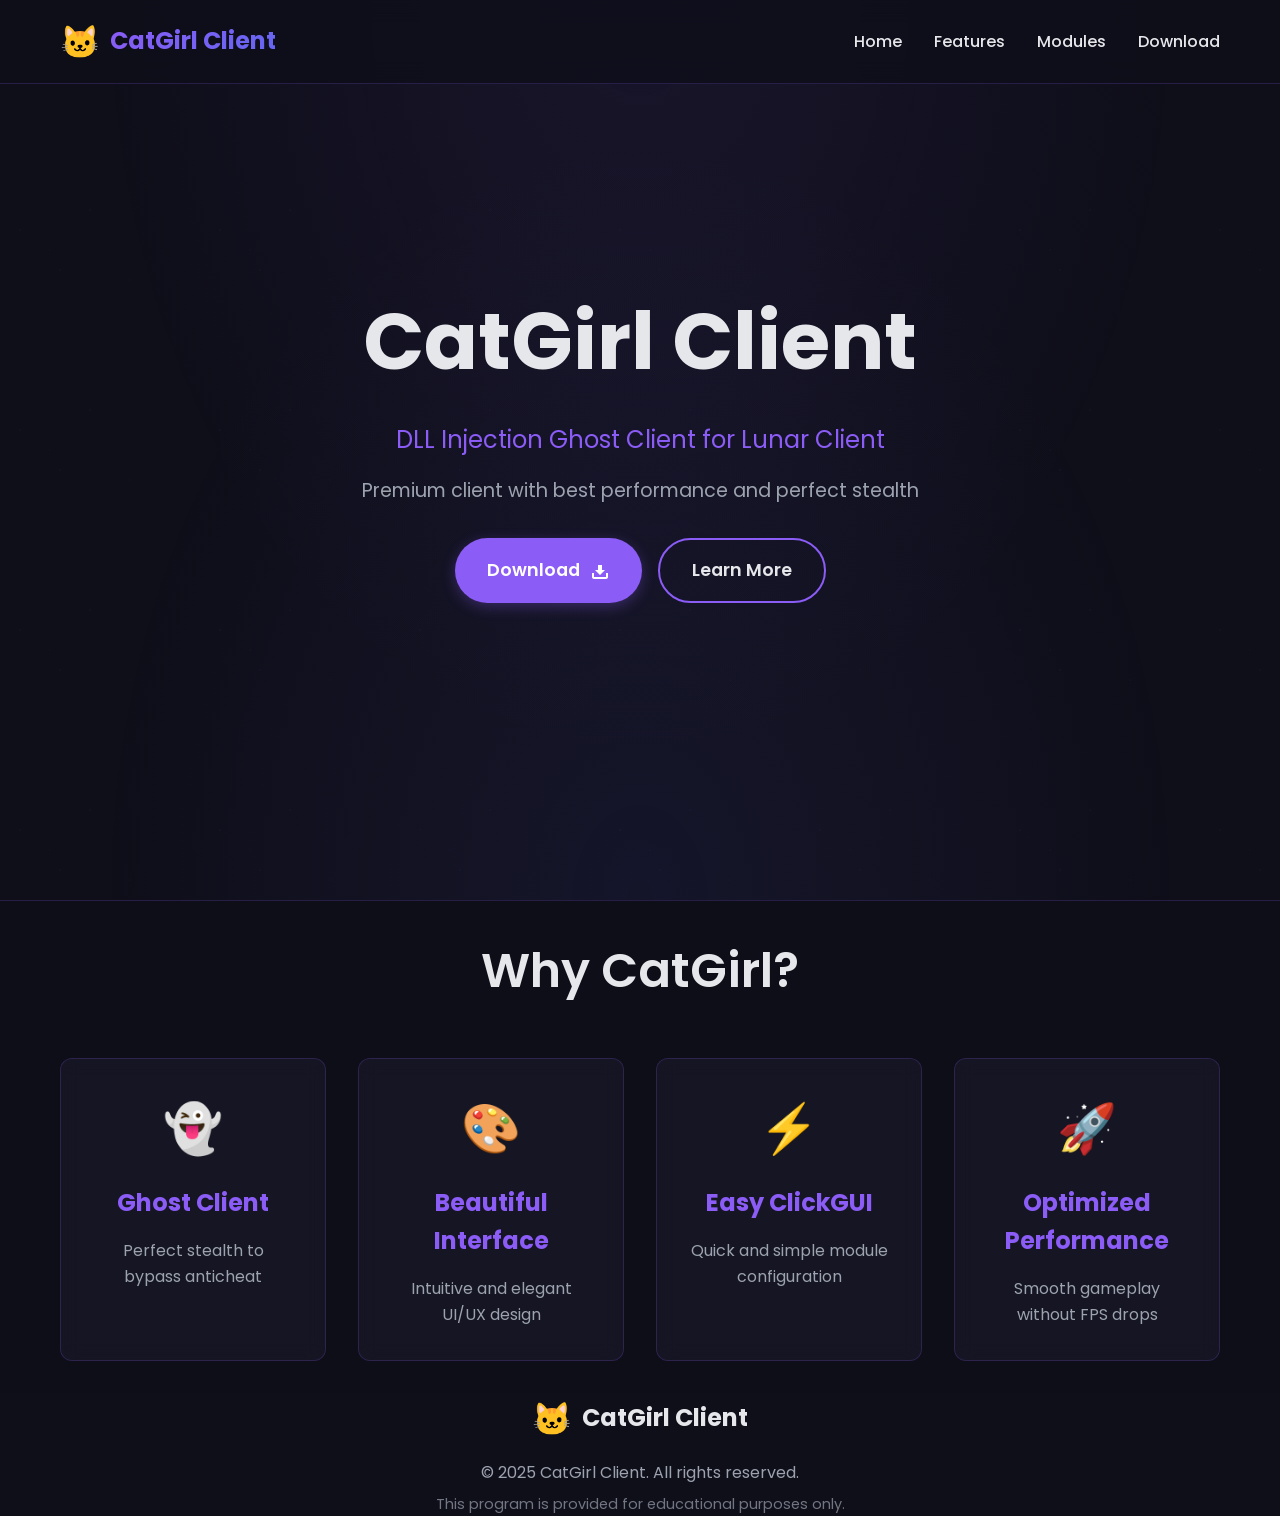
<file: index.html>
<!DOCTYPE html>
<html lang="en">
<head>
    <meta charset="UTF-8">
    <meta name="viewport" content="width=device-width, initial-scale=1.0">
    <title>CatGirl Client - Lunar Client DLL Injection</title>
    <link rel="stylesheet" href="style.css">
    <link rel="preconnect" href="https://fonts.googleapis.com">
    <link rel="preconnect" href="https://fonts.gstatic.com" crossorigin>
    <link href="https://fonts.googleapis.com/css2?family=Poppins:wght@300;400;600;700&display=swap" rel="stylesheet">
</head>
<body>
    <!-- Background Animation -->
    <div class="background">
        <div class="stars"></div>
        <div class="gradient-overlay"></div>
    </div>

    <!-- Navigation -->
    <nav class="navbar">
        <div class="container">
            <div class="nav-content">
                <div class="logo">
                    <span class="cat-emoji">🐱</span>
                    <span class="logo-text">CatGirl Client</span>
                </div>
                <ul class="nav-links">
                    <li><a href="index.html">Home</a></li>
                    <li><a href="features.html">Features</a></li>
                    <li><a href="modules.html">Modules</a></li>
                    <li><a href="download.html">Download</a></li>
                </ul>
            </div>
        </div>
    </nav>

    <!-- Hero Section -->
    <section id="home" class="hero">
        <div class="container">
            <div class="hero-content">
                <h1 class="glitch" data-text="CatGirl Client">CatGirl Client</h1>
                <p class="hero-subtitle">DLL Injection Ghost Client for Lunar Client</p>
                <p class="hero-description">Premium client with best performance and perfect stealth</p>
                <div class="hero-buttons">
                    <a href="download.html" class="btn btn-primary">
                        <span>Download</span>
                        <svg width="20" height="20" viewBox="0 0 20 20" fill="none">
                            <path d="M10 14L5 9H8V4H12V9H15L10 14Z" fill="currentColor"/>
                            <path d="M16 16H4V12H2V16C2 17.1 2.9 18 4 18H16C17.1 18 18 17.1 18 16V12H16V16Z" fill="currentColor"/>
                        </svg>
                    </a>
                    <a href="features.html" class="btn btn-secondary">Learn More</a>
                </div>
            </div>
        </div>
    </section>

    <!-- Footer -->
    <footer class="footer">
        <div class="container">
            <h2 class="section-title">Why CatGirl?</h2>
            <div class="features-grid">
                <div class="feature-card">
                    <div class="feature-icon">👻</div>
                    <h3>Ghost Client</h3>
                    <p>Perfect stealth to bypass anticheat</p>
                </div>
                <div class="feature-card">
                    <div class="feature-icon">🎨</div>
                    <h3>Beautiful Interface</h3>
                    <p>Intuitive and elegant UI/UX design</p>
                </div>
                <div class="feature-card">
                    <div class="feature-icon">⚡</div>
                    <h3>Easy ClickGUI</h3>
                    <p>Quick and simple module configuration</p>
                </div>
                <div class="feature-card">
                    <div class="feature-icon">🚀</div>
                    <h3>Optimized Performance</h3>
                    <p>Smooth gameplay without FPS drops</p>
                </div>
            </div>
        </div>
    </footer>
        <div class="container">
            <div class="footer-content">
                <div class="footer-logo">
                    <span class="cat-emoji">🐱</span>
                    <span>CatGirl Client</span>
                </div>
                <p class="footer-text">© 2025 CatGirl Client. All rights reserved.</p>
                <p class="footer-disclaimer">This program is provided for educational purposes only.</p>
            </div>
        </div>
    </footer>

    <script src="script.js"></script>
</body>
</html>
</file>
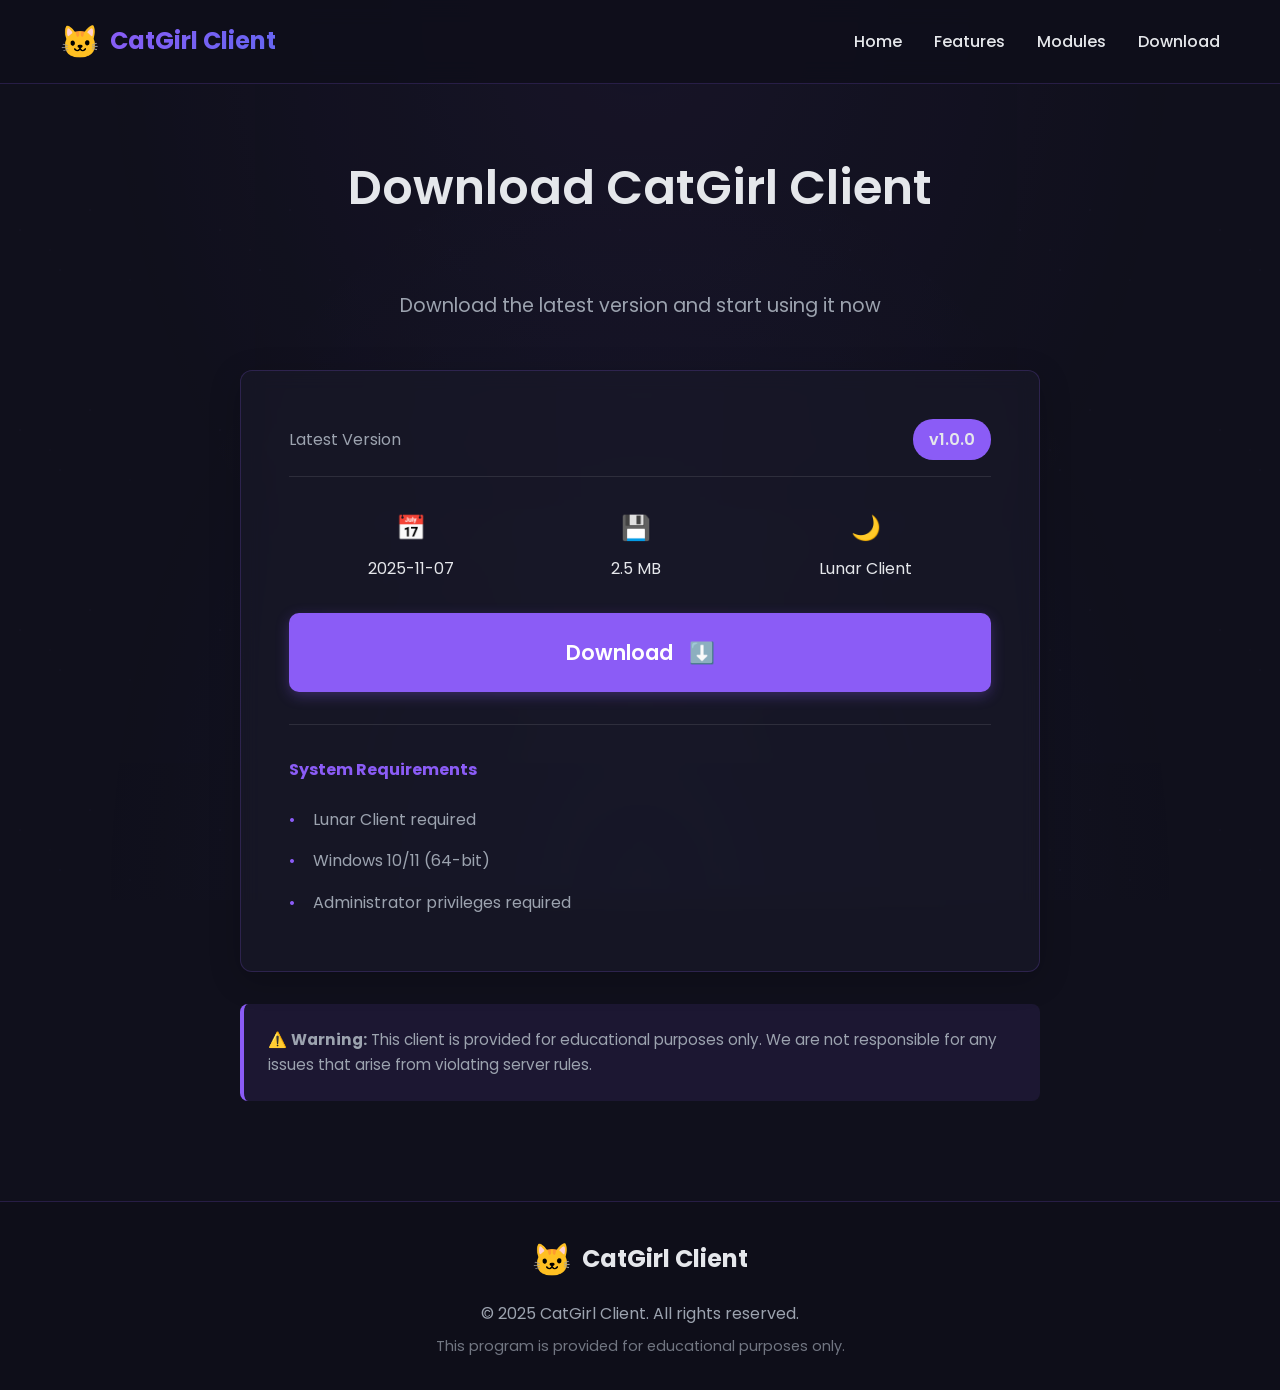
<file: download.html>
<!DOCTYPE html>
<html lang="en">
<head>
    <meta charset="UTF-8">
    <meta name="viewport" content="width=device-width, initial-scale=1.0">
    <title>Download - CatGirl Client</title>
    <link rel="stylesheet" href="style.css">
    <link rel="preconnect" href="https://fonts.googleapis.com">
    <link rel="preconnect" href="https://fonts.gstatic.com" crossorigin>
    <link href="https://fonts.googleapis.com/css2?family=Poppins:wght@300;400;600;700&display=swap" rel="stylesheet">
</head>
<body>
    <!-- Background Animation -->
    <div class="background">
        <div class="stars"></div>
        <div class="gradient-overlay"></div>
    </div>

    <!-- Navigation -->
    <nav class="navbar">
        <div class="container">
            <div class="nav-content">
                <div class="logo">
                    <a href="index.html" style="display: flex; align-items: center; gap: 10px; text-decoration: none;">
                        <span class="cat-emoji">🐱</span>
                        <span class="logo-text">CatGirl Client</span>
                    </a>
                </div>
                <ul class="nav-links">
                    <li><a href="index.html">Home</a></li>
                    <li><a href="features.html">Features</a></li>
                    <li><a href="modules.html">Modules</a></li>
                    <li><a href="download.html" class="active">Download</a></li>
                </ul>
            </div>
        </div>
    </nav>

    <!-- Download Section -->
    <section class="download page-section">
        <div class="container">
            <div class="download-content">
                <h2 class="section-title">Download CatGirl Client</h2>
                <p class="download-subtitle">Download the latest version and start using it now</p>
                
                <div class="download-box">
                    <div class="version-info">
                        <span class="version-label">Latest Version</span>
                        <span class="version-number">v1.0.0</span>
                    </div>
                    
                    <div class="download-details">
                        <div class="detail-item">
                            <span class="detail-icon">📅</span>
                            <span>2025-11-07</span>
                        </div>
                        <div class="detail-item">
                            <span class="detail-icon">💾</span>
                            <span>2.5 MB</span>
                        </div>
                        <div class="detail-item">
                            <span class="detail-icon">🌙</span>
                            <span>Lunar Client</span>
                        </div>
                    </div>

                    <button class="download-btn" id="downloadBtn">
                        <span class="download-text">Download</span>
                        <span class="download-icon">⬇️</span>
                    </button>

                    <div class="download-requirements">
                        <h4>System Requirements</h4>
                        <ul>
                            <li>Lunar Client required</li>
                            <li>Windows 10/11 (64-bit)</li>
                            <li>Administrator privileges required</li>
                        </ul>
                    </div>
                </div>

                <div class="download-warning">
                    <p>⚠️ <strong>Warning:</strong> This client is provided for educational purposes only. We are not responsible for any issues that arise from violating server rules.</p>
                </div>
            </div>
        </div>
    </section>

    <!-- Footer -->
    <footer class="footer">
        <div class="container">
            <div class="footer-content">
                <div class="footer-logo">
                    <span class="cat-emoji">🐱</span>
                    <span>CatGirl Client</span>
                </div>
                <p class="footer-text">© 2025 CatGirl Client. All rights reserved.</p>
                <p class="footer-disclaimer">This program is provided for educational purposes only.</p>
            </div>
        </div>
    </footer>

    <script src="script.js"></script>
</body>
</html>
</file>
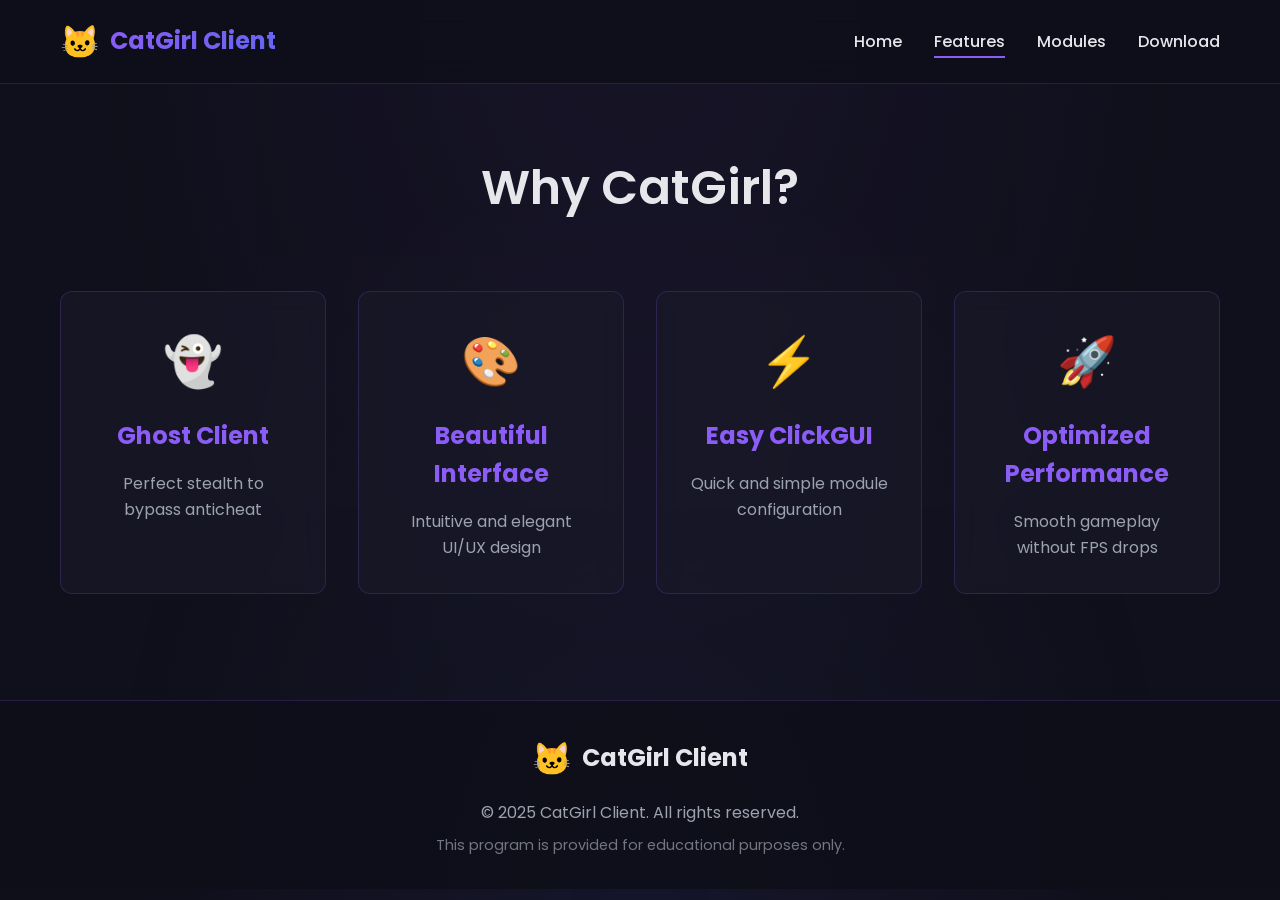
<file: features.html>
<!DOCTYPE html>
<html lang="en">
<head>
    <meta charset="UTF-8">
    <meta name="viewport" content="width=device-width, initial-scale=1.0">
    <title>Features - CatGirl Client</title>
    <link rel="stylesheet" href="style.css">
    <link rel="preconnect" href="https://fonts.googleapis.com">
    <link rel="preconnect" href="https://fonts.gstatic.com" crossorigin>
    <link href="https://fonts.googleapis.com/css2?family=Poppins:wght@300;400;600;700&display=swap" rel="stylesheet">
</head>
<body>
    <!-- Background Animation -->
    <div class="background">
        <div class="stars"></div>
        <div class="gradient-overlay"></div>
    </div>

    <!-- Navigation -->
    <nav class="navbar">
        <div class="container">
            <div class="nav-content">
                <div class="logo">
                    <a href="index.html" style="display: flex; align-items: center; gap: 10px; text-decoration: none;">
                        <span class="cat-emoji">🐱</span>
                        <span class="logo-text">CatGirl Client</span>
                    </a>
                </div>
                <ul class="nav-links">
                    <li><a href="index.html">Home</a></li>
                    <li><a href="features.html" class="active">Features</a></li>
                    <li><a href="modules.html">Modules</a></li>
                    <li><a href="download.html">Download</a></li>
                </ul>
            </div>
        </div>
    </nav>

    <!-- Features Section -->
    <section class="features page-section">
        <div class="container">
            <h2 class="section-title">Why CatGirl?</h2>
            <div class="features-grid">
                <div class="feature-card">
                    <div class="feature-icon">👻</div>
                    <h3>Ghost Client</h3>
                    <p>Perfect stealth to bypass anticheat</p>
                </div>
                <div class="feature-card">
                    <div class="feature-icon">🎨</div>
                    <h3>Beautiful Interface</h3>
                    <p>Intuitive and elegant UI/UX design</p>
                </div>
                <div class="feature-card">
                    <div class="feature-icon">⚡</div>
                    <h3>Easy ClickGUI</h3>
                    <p>Quick and simple module configuration</p>
                </div>
                <div class="feature-card">
                    <div class="feature-icon">🚀</div>
                    <h3>Optimized Performance</h3>
                    <p>Smooth gameplay without FPS drops</p>
                </div>
            </div>
        </div>
    </section>

    <!-- Footer -->
    <footer class="footer">
        <div class="container">
            <div class="footer-content">
                <div class="footer-logo">
                    <span class="cat-emoji">🐱</span>
                    <span>CatGirl Client</span>
                </div>
                <p class="footer-text">© 2025 CatGirl Client. All rights reserved.</p>
                <p class="footer-disclaimer">This program is provided for educational purposes only.</p>
            </div>
        </div>
    </footer>

    <script src="script.js"></script>
</body>
</html>
</file>
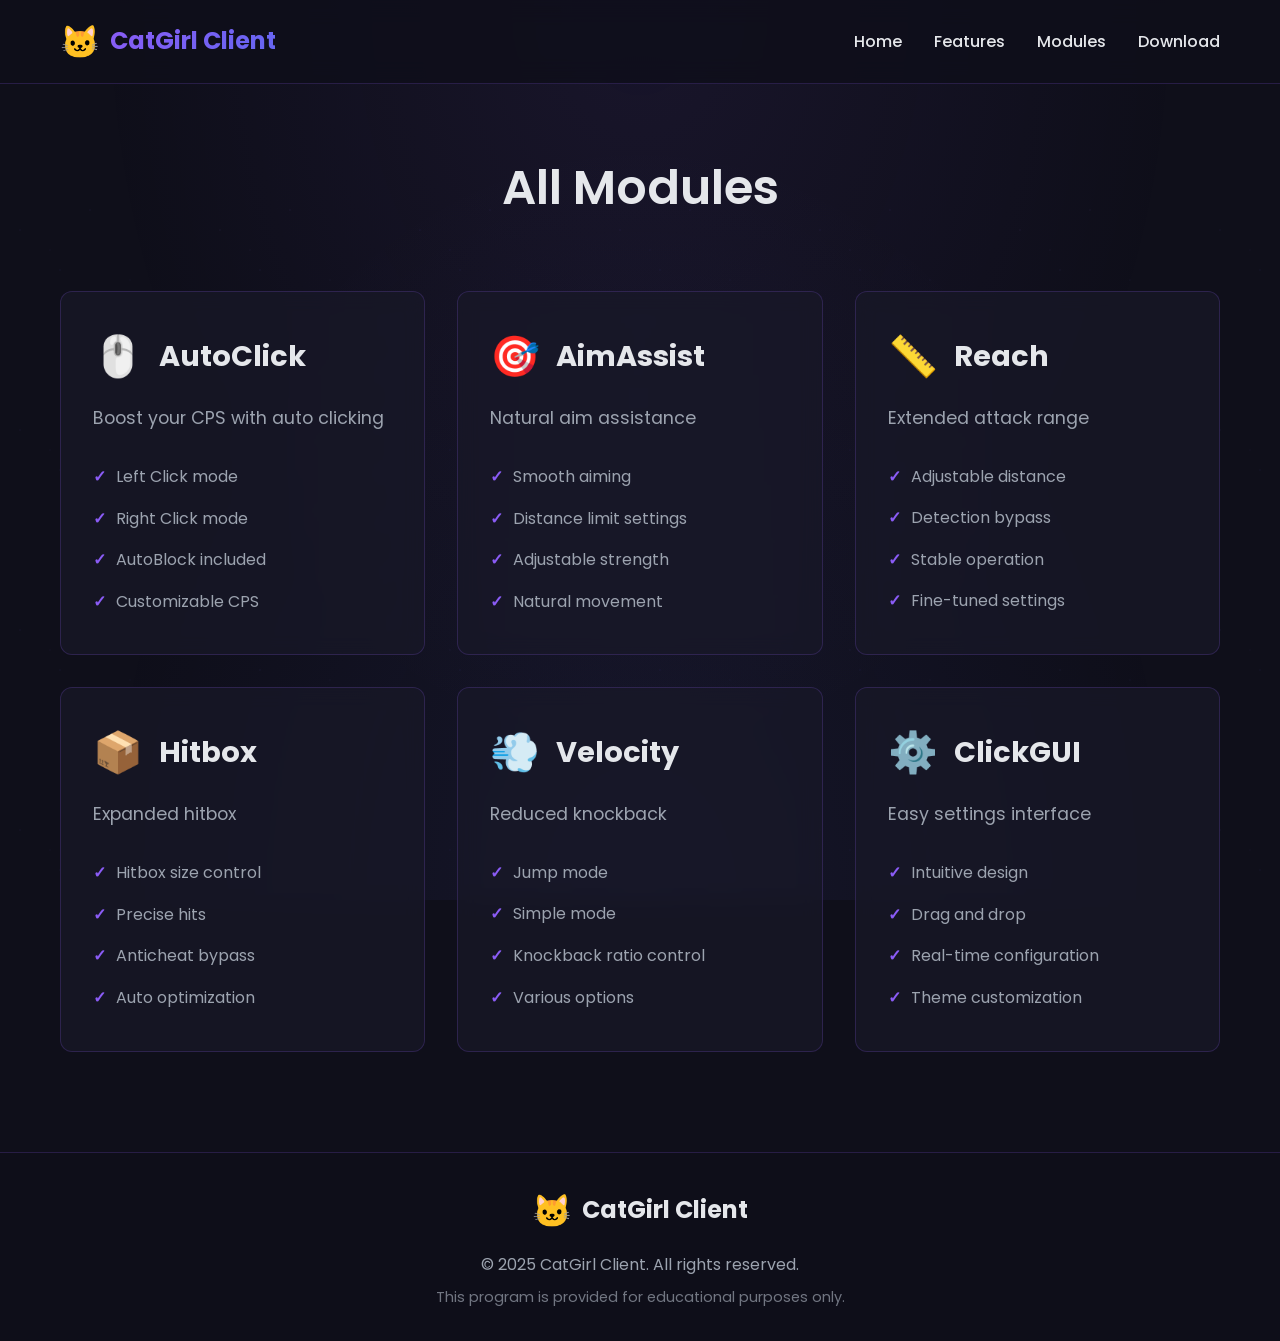
<file: modules.html>
<!DOCTYPE html>
<html lang="en">
<head>
    <meta charset="UTF-8">
    <meta name="viewport" content="width=device-width, initial-scale=1.0">
    <title>Modules - CatGirl Client</title>
    <link rel="stylesheet" href="style.css">
    <link rel="preconnect" href="https://fonts.googleapis.com">
    <link rel="preconnect" href="https://fonts.gstatic.com" crossorigin>
    <link href="https://fonts.googleapis.com/css2?family=Poppins:wght@300;400;600;700&display=swap" rel="stylesheet">
</head>
<body>
    <!-- Background Animation -->
    <div class="background">
        <div class="stars"></div>
        <div class="gradient-overlay"></div>
    </div>

    <!-- Navigation -->
    <nav class="navbar">
        <div class="container">
            <div class="nav-content">
                <div class="logo">
                    <a href="index.html" style="display: flex; align-items: center; gap: 10px; text-decoration: none;">
                        <span class="cat-emoji">🐱</span>
                        <span class="logo-text">CatGirl Client</span>
                    </a>
                </div>
                <ul class="nav-links">
                    <li><a href="index.html">Home</a></li>
                    <li><a href="features.html">Features</a></li>
                    <li><a href="modules.html" class="active">Modules</a></li>
                    <li><a href="download.html">Download</a></li>
                </ul>
            </div>
        </div>
    </nav>

    <!-- Modules Section -->
    <section class="modules page-section">
        <div class="container">
            <h2 class="section-title">All Modules</h2>
            <div class="modules-grid">
                
                <!-- AutoClick Module -->
                <div class="module-card">
                    <div class="module-header">
                        <div class="module-icon">🖱️</div>
                        <h3>AutoClick</h3>
                    </div>
                    <p class="module-description">Boost your CPS with auto clicking</p>
                    <ul class="module-features">
                        <li><span class="check">✓</span> Left Click mode</li>
                        <li><span class="check">✓</span> Right Click mode</li>
                        <li><span class="check">✓</span> AutoBlock included</li>
                        <li><span class="check">✓</span> Customizable CPS</li>
                    </ul>
                </div>

                <!-- AimAssist Module -->
                <div class="module-card">
                    <div class="module-header">
                        <div class="module-icon">🎯</div>
                        <h3>AimAssist</h3>
                    </div>
                    <p class="module-description">Natural aim assistance</p>
                    <ul class="module-features">
                        <li><span class="check">✓</span> Smooth aiming</li>
                        <li><span class="check">✓</span> Distance limit settings</li>
                        <li><span class="check">✓</span> Adjustable strength</li>
                        <li><span class="check">✓</span> Natural movement</li>
                    </ul>
                </div>

                <!-- Reach Module -->
                <div class="module-card">
                    <div class="module-header">
                        <div class="module-icon">📏</div>
                        <h3>Reach</h3>
                    </div>
                    <p class="module-description">Extended attack range</p>
                    <ul class="module-features">
                        <li><span class="check">✓</span> Adjustable distance</li>
                        <li><span class="check">✓</span> Detection bypass</li>
                        <li><span class="check">✓</span> Stable operation</li>
                        <li><span class="check">✓</span> Fine-tuned settings</li>
                    </ul>
                </div>

                <!-- Hitbox Module -->
                <div class="module-card">
                    <div class="module-header">
                        <div class="module-icon">📦</div>
                        <h3>Hitbox</h3>
                    </div>
                    <p class="module-description">Expanded hitbox</p>
                    <ul class="module-features">
                        <li><span class="check">✓</span> Hitbox size control</li>
                        <li><span class="check">✓</span> Precise hits</li>
                        <li><span class="check">✓</span> Anticheat bypass</li>
                        <li><span class="check">✓</span> Auto optimization</li>
                    </ul>
                </div>

                <!-- Velocity Module -->
                <div class="module-card">
                    <div class="module-header">
                        <div class="module-icon">💨</div>
                        <h3>Velocity</h3>
                    </div>
                    <p class="module-description">Reduced knockback</p>
                    <ul class="module-features">
                        <li><span class="check">✓</span> Jump mode</li>
                        <li><span class="check">✓</span> Simple mode</li>
                        <li><span class="check">✓</span> Knockback ratio control</li>
                        <li><span class="check">✓</span> Various options</li>
                    </ul>
                </div>

                <!-- ClickGUI Module -->
                <div class="module-card">
                    <div class="module-header">
                        <div class="module-icon">⚙️</div>
                        <h3>ClickGUI</h3>
                    </div>
                    <p class="module-description">Easy settings interface</p>
                    <ul class="module-features">
                        <li><span class="check">✓</span> Intuitive design</li>
                        <li><span class="check">✓</span> Drag and drop</li>
                        <li><span class="check">✓</span> Real-time configuration</li>
                        <li><span class="check">✓</span> Theme customization</li>
                    </ul>
                </div>

            </div>
        </div>
    </section>

    <!-- Footer -->
    <footer class="footer">
        <div class="container">
            <div class="footer-content">
                <div class="footer-logo">
                    <span class="cat-emoji">🐱</span>
                    <span>CatGirl Client</span>
                </div>
                <p class="footer-text">© 2025 CatGirl Client. All rights reserved.</p>
                <p class="footer-disclaimer">This program is provided for educational purposes only.</p>
            </div>
        </div>
    </footer>

    <script src="script.js"></script>
</body>
</html>
</file>
<file: style.css>
* {
    margin: 0;
    padding: 0;
    box-sizing: border-box;
}

:root {
    --primary-color: #8b5cf6;
    --secondary-color: #6366f1;
    --accent-color: #a78bfa;
    --dark-bg: #0f0f1a;
    --card-bg: rgba(25, 25, 40, 0.7);
    --text-primary: #e5e7eb;
    --text-secondary: #9ca3af;
    --gradient-1: linear-gradient(135deg, #8b5cf6 0%, #6366f1 100%);
    --gradient-2: linear-gradient(135deg, #6366f1 0%, #4f46e5 100%);
    --border-color: rgba(139, 92, 246, 0.2);
}

body {
    font-family: 'Poppins', sans-serif;
    background: var(--dark-bg);
    color: var(--text-primary);
    overflow-x: hidden;
    line-height: 1.6;
}

html {
    scroll-behavior: smooth;
}

/* 배경 애니메이션 */
.background {
    position: fixed;
    top: 0;
    left: 0;
    width: 100%;
    height: 100%;
    z-index: -1;
    overflow: hidden;
}

.stars {
    position: absolute;
    width: 100%;
    height: 100%;
    background-image: 
        radial-gradient(1px 1px at 20px 30px, rgba(139, 92, 246, 0.3), rgba(0,0,0,0)),
        radial-gradient(1px 1px at 60px 70px, rgba(99, 102, 241, 0.3), rgba(0,0,0,0)),
        radial-gradient(1px 1px at 50px 50px, rgba(139, 92, 246, 0.2), rgba(0,0,0,0)),
        radial-gradient(1px 1px at 130px 80px, rgba(99, 102, 241, 0.2), rgba(0,0,0,0)),
        radial-gradient(1px 1px at 90px 10px, rgba(139, 92, 246, 0.3), rgba(0,0,0,0));
    background-repeat: repeat;
    background-size: 200px 200px;
    animation: twinkle 8s ease-in-out infinite;
    opacity: 0.4;
}

@keyframes twinkle {
    0%, 100% { opacity: 0.3; }
    50% { opacity: 0.5; }
}

.gradient-overlay {
    position: absolute;
    width: 100%;
    height: 100%;
    background: radial-gradient(ellipse at top, rgba(139, 92, 246, 0.08), transparent 60%),
                radial-gradient(ellipse at bottom, rgba(99, 102, 241, 0.08), transparent 60%);
}

/* 컨테이너 */
.container {
    max-width: 1200px;
    margin: 0 auto;
    padding: 0 20px;
}

/* 네비게이션 */
.navbar {
    position: fixed;
    top: 0;
    left: 0;
    width: 100%;
    background: rgba(15, 15, 26, 0.85);
    backdrop-filter: blur(12px);
    z-index: 1000;
    border-bottom: 1px solid var(--border-color);
}

.nav-content {
    display: flex;
    justify-content: space-between;
    align-items: center;
    padding: 1rem 0;
}

.logo {
    display: flex;
    align-items: center;
    gap: 10px;
    font-size: 1.5rem;
    font-weight: 700;
}

.cat-emoji {
    font-size: 2rem;
}

.logo-text {
    background: var(--gradient-1);
    -webkit-background-clip: text;
    -webkit-text-fill-color: transparent;
    background-clip: text;
}

.nav-links {
    display: flex;
    list-style: none;
    gap: 2rem;
}

.nav-links a {
    color: var(--text-primary);
    text-decoration: none;
    font-weight: 500;
    transition: all 0.3s ease;
    position: relative;
}

.nav-links a:hover {
    color: var(--primary-color);
}

.nav-links a::after {
    content: '';
    position: absolute;
    bottom: -5px;
    left: 0;
    width: 0;
    height: 2px;
    background: var(--primary-color);
    transition: width 0.3s ease;
}

.nav-links a:hover::after,
.nav-links a.active::after {
    width: 100%;
}

/* 히어로 섹션 */
.hero {
    min-height: 100vh;
    display: flex;
    align-items: center;
    justify-content: center;
    padding-top: 80px;
    position: relative;
}

.hero-content {
    text-align: center;
    z-index: 1;
}

.hero h1 {
    font-size: 5rem;
    font-weight: 700;
    margin-bottom: 1rem;
    color: var(--text-primary);
    animation: slideDown 0.8s ease-out;
}

@keyframes slideDown {
    from {
        opacity: 0;
        transform: translateY(-50px);
    }
    to {
        opacity: 1;
        transform: translateY(0);
    }
}

.glitch {
    position: relative;
}

.hero-subtitle {
    font-size: 1.5rem;
    color: var(--primary-color);
    margin-bottom: 1rem;
    animation: slideUp 0.8s ease-out 0.2s both;
}

.hero-description {
    font-size: 1.2rem;
    color: var(--text-secondary);
    margin-bottom: 2rem;
    animation: slideUp 1s ease-out 0.4s both;
}

@keyframes slideUp {
    from {
        opacity: 0;
        transform: translateY(50px);
    }
    to {
        opacity: 1;
        transform: translateY(0);
    }
}

.hero-buttons {
    display: flex;
    gap: 1rem;
    justify-content: center;
    animation: slideUp 1s ease-out 0.6s both;
}

/* 버튼 스타일 */
.btn {
    padding: 1rem 2rem;
    border-radius: 50px;
    text-decoration: none;
    font-weight: 600;
    font-size: 1.1rem;
    transition: all 0.3s ease;
    display: inline-flex;
    align-items: center;
    gap: 10px;
    cursor: pointer;
    border: none;
}

.btn-primary {
    background: var(--primary-color);
    color: white;
    box-shadow: 0 4px 14px rgba(139, 92, 246, 0.3);
}

.btn-primary:hover {
    transform: translateY(-2px);
    box-shadow: 0 6px 20px rgba(139, 92, 246, 0.4);
    background: var(--secondary-color);
}

.btn-secondary {
    background: transparent;
    color: var(--text-primary);
    border: 2px solid var(--primary-color);
}

.btn-secondary:hover {
    background: var(--primary-color);
    transform: translateY(-2px);
    box-shadow: 0 6px 20px rgba(139, 92, 246, 0.3);
}

/* 섹션 */
section {
    padding: 100px 0;
}

.section-title {
    font-size: 3rem;
    text-align: center;
    margin-bottom: 3rem;
    color: var(--text-primary);
    font-weight: 600;
}

/* Features section */
.features {
    background: rgba(20, 20, 35, 0.3);
}

.features-grid {
    display: grid;
    grid-template-columns: repeat(auto-fit, minmax(250px, 1fr));
    gap: 2rem;
}

.feature-card {
    background: var(--card-bg);
    padding: 2rem;
    border-radius: 12px;
    text-align: center;
    transition: all 0.3s ease;
    border: 1px solid var(--border-color);
    backdrop-filter: blur(10px);
}

.feature-card:hover {
    transform: translateY(-5px);
    border-color: var(--primary-color);
    box-shadow: 0 8px 24px rgba(139, 92, 246, 0.2);
}

.feature-icon {
    font-size: 3rem;
    margin-bottom: 1rem;
}

.feature-card h3 {
    font-size: 1.5rem;
    margin-bottom: 1rem;
    color: var(--primary-color);
}

.feature-card p {
    color: var(--text-secondary);
}

/* 모듈 섹션 */
.modules-grid {
    display: grid;
    grid-template-columns: repeat(auto-fit, minmax(300px, 1fr));
    gap: 2rem;
}

.module-card {
    background: var(--card-bg);
    padding: 2rem;
    border-radius: 12px;
    transition: all 0.3s ease;
    border: 1px solid var(--border-color);
    backdrop-filter: blur(10px);
}

.module-card:hover {
    transform: translateY(-5px);
    border-color: var(--secondary-color);
    box-shadow: 0 8px 24px rgba(99, 102, 241, 0.2);
}

.module-header {
    display: flex;
    align-items: center;
    gap: 1rem;
    margin-bottom: 1rem;
}

.module-icon {
    font-size: 2.5rem;
}

.module-card h3 {
    font-size: 1.8rem;
    color: var(--text-primary);
}

.module-description {
    color: var(--text-secondary);
    margin-bottom: 1.5rem;
    font-size: 1.1rem;
}

.module-features {
    list-style: none;
}

.module-features li {
    padding: 0.5rem 0;
    color: var(--text-secondary);
    display: flex;
    align-items: center;
    gap: 10px;
}

.check {
    color: var(--primary-color);
    font-weight: bold;
}

/* Download section */
.download {
    background: rgba(20, 20, 35, 0.3);
}

.download-content {
    max-width: 800px;
    margin: 0 auto;
}

.download-subtitle {
    text-align: center;
    color: var(--text-secondary);
    font-size: 1.2rem;
    margin-bottom: 3rem;
}

.download-box {
    background: var(--card-bg);
    padding: 3rem;
    border-radius: 12px;
    border: 1px solid var(--border-color);
    backdrop-filter: blur(10px);
    box-shadow: 0 8px 32px rgba(0, 0, 0, 0.2);
}

.version-info {
    display: flex;
    justify-content: space-between;
    align-items: center;
    margin-bottom: 2rem;
    padding-bottom: 1rem;
    border-bottom: 1px solid rgba(255, 255, 255, 0.1);
}

.version-label {
    color: var(--text-secondary);
    font-size: 1rem;
}

.version-number {
    background: var(--primary-color);
    padding: 0.5rem 1rem;
    border-radius: 20px;
    font-weight: 600;
}

.download-details {
    display: flex;
    justify-content: space-around;
    margin-bottom: 2rem;
}

.detail-item {
    display: flex;
    flex-direction: column;
    align-items: center;
    gap: 0.5rem;
}

.detail-icon {
    font-size: 1.5rem;
}

.download-btn {
    width: 100%;
    padding: 1.5rem;
    background: var(--primary-color);
    border: none;
    border-radius: 10px;
    color: white;
    font-size: 1.3rem;
    font-weight: 600;
    cursor: pointer;
    display: flex;
    justify-content: center;
    align-items: center;
    gap: 1rem;
    transition: all 0.3s ease;
    box-shadow: 0 4px 14px rgba(139, 92, 246, 0.3);
    font-family: 'Poppins', sans-serif;
}

.download-btn:hover {
    transform: translateY(-2px);
    box-shadow: 0 6px 20px rgba(139, 92, 246, 0.4);
    background: var(--secondary-color);
}

.download-btn:active {
    transform: translateY(0);
}

.download-requirements {
    margin-top: 2rem;
    padding-top: 2rem;
    border-top: 1px solid rgba(255, 255, 255, 0.1);
}

.download-requirements h4 {
    color: var(--primary-color);
    margin-bottom: 1rem;
}

.download-requirements ul {
    list-style: none;
}

.download-requirements li {
    padding: 0.5rem 0;
    color: var(--text-secondary);
    padding-left: 1.5rem;
    position: relative;
}

.download-requirements li::before {
    content: '•';
    position: absolute;
    left: 0;
    color: var(--primary-color);
}

.download-warning {
    margin-top: 2rem;
    padding: 1.5rem;
    background: rgba(139, 92, 246, 0.1);
    border-left: 4px solid var(--primary-color);
    border-radius: 8px;
}

.download-warning p {
    color: var(--text-secondary);
    font-size: 0.95rem;
}

/* Footer */
.footer {
    background: rgba(15, 15, 26, 0.9);
    padding: 2rem 0;
    border-top: 1px solid var(--border-color);
}

/* Page sections for separate HTML files */
.page-section {
    min-height: calc(100vh - 200px);
    padding-top: 150px;
    padding-bottom: 100px;
}

.page-section .section-title {
    margin-bottom: 4rem;
}

.footer-content {
    text-align: center;
}

.footer-logo {
    display: flex;
    justify-content: center;
    align-items: center;
    gap: 10px;
    font-size: 1.5rem;
    font-weight: 700;
    margin-bottom: 1rem;
}

.footer-text {
    color: var(--text-secondary);
    margin-bottom: 0.5rem;
}

.footer-disclaimer {
    color: var(--text-secondary);
    font-size: 0.9rem;
    opacity: 0.7;
}

/* 반응형 디자인 */
@media (max-width: 768px) {
    .hero h1 {
        font-size: 3rem;
    }
    
    .section-title {
        font-size: 2rem;
    }
    
    .hero-buttons {
        flex-direction: column;
        align-items: center;
    }
    
    .nav-links {
        gap: 1rem;
    }
    
    .modules-grid {
        grid-template-columns: 1fr;
    }
    
    .download-details {
        flex-direction: column;
        gap: 1rem;
    }
    
    .download-box {
        padding: 2rem;
    }
    
    .page-section {
        padding-top: 120px;
    }
}

@media (max-width: 480px) {
    .hero h1 {
        font-size: 2rem;
    }
    
    .hero-subtitle {
        font-size: 1.2rem;
    }
    
    .hero-description {
        font-size: 1rem;
    }
    
    .nav-links {
        font-size: 0.9rem;
    }
    
    .page-section {
        padding-top: 100px;
    }
}
</file>
